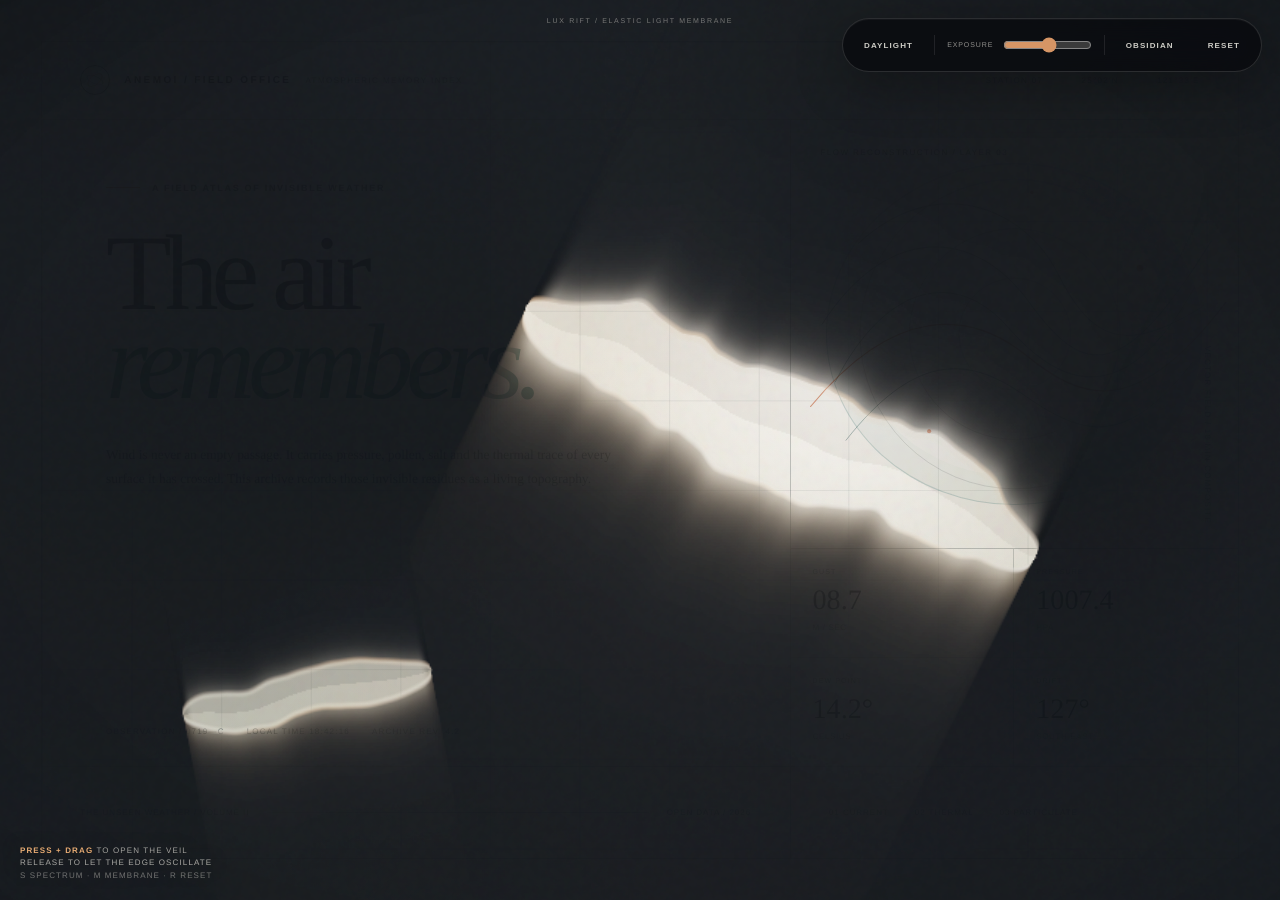
<file: index.html>
<!--
  Lux Rift
  Copyright (c) 2026 SlivenRed
  Released under the MIT License.
-->
<!doctype html>
<html lang="en">
<head>
<meta charset="utf-8" />
<meta name="viewport" content="width=device-width,initial-scale=1,viewport-fit=cover" />
<meta name="theme-color" content="#05070a" />
<meta name="description" content="An interactive WebGL experiment where an elastic obsidian membrane opens into dynamic area light, soft penumbra, and inertial motion." />
<meta name="author" content="SlivenRed" />
<meta name="license" content="MIT" />
<link rel="canonical" href="https://slivenred.github.io/lux-rift/" />
<meta property="og:type" content="website" />
<meta property="og:title" content="Lux Rift — Elastic Light Membrane" />
<meta property="og:description" content="Pull open an elastic obsidian membrane and reveal a living field of light." />
<meta property="og:url" content="https://slivenred.github.io/lux-rift/" />
<meta property="og:image" content="https://slivenred.github.io/lux-rift/assets/preview.svg" />
<meta name="twitter:card" content="summary_large_image" />
<meta name="twitter:title" content="Lux Rift — Elastic Light Membrane" />
<meta name="twitter:description" content="An interactive WebGL light experiment with soft penumbra and inertial motion." />
<meta name="twitter:image" content="https://slivenred.github.io/lux-rift/assets/preview.svg" />
<title>Lux Rift — Elastic Light Membrane</title>
<link rel="stylesheet" href="styles.css">
</head>
<body>
<div id="stage" aria-label="Interactive elastic light membrane. Press and drag anywhere to open a luminous rift; release to let the edge oscillate.">
  <main id="surface">
    <section class="frame">
      <header class="topbar">
        <div class="identity">
          <div class="mark" aria-hidden="true"></div>
          <div class="brand">ANEMOI / FIELD OFFICE</div>
          <div class="subbrand">ATMOSPHERIC MEMORY INDEX</div>
        </div>
        <div class="topmeta"><span>STATION 07</span><span>25°02′N</span><span>121°33′E</span></div>
      </header>

      <article class="hero">
        <div class="eyebrow">A field atlas of invisible weather</div>
        <h1>The air<br><em>remembers.</em></h1>
        <p class="lede">Wind is never an empty passage. It carries pressure, pollen, salt and the thermal trace of every surface it has crossed. This archive records those invisible residues as a living topography.</p>
        <div class="serial"><span>OBSERVATION / 0719—C</span><span>LOCAL TIME 18:42:16</span><span>ARCHIVE REV. 4.2</span></div>
      </article>

      <aside class="map" aria-label="Wind field readings">
        <div class="map-visual">
          <div class="map-label">FLOW RECONSTRUCTION / LAYER 03</div>
          <svg class="wind-svg" viewBox="0 0 520 520" aria-hidden="true">
            <circle class="ring" cx="260" cy="260" r="188"/><circle class="ring" cx="260" cy="260" r="128"/><circle class="ring" cx="260" cy="260" r="68"/>
            <path class="flow" d="M42 318 C103 198 189 180 252 252 S393 356 478 204"/>
            <path class="flow" d="M26 248 C104 126 211 129 278 222 S393 318 498 148"/>
            <path class="flow" d="M55 389 C136 286 200 285 268 332 S390 406 476 294"/>
            <path class="flow" d="M70 150 C163 63 271 105 312 186 S392 286 486 228"/>
            <path class="flow accent" d="M12 348 C114 224 206 231 274 286 S407 365 516 222"/>
            <g class="pulse">
              <circle class="dot" cx="412" cy="180" r="4"/>
              <circle class="dot" cx="156" cy="378" r="2.5"/>
              <circle class="dot" cx="281" cy="88" r="2"/>
            </g>
          </svg>
          <div class="map-index">VECTOR FIELD / 18 MIN COMPOSITE</div>
        </div>
        <div class="readings">
          <div class="reading"><span>GUST</span><strong>08.7</strong><small>M / SEC</small></div>
          <div class="reading"><span>PRESSURE</span><strong>1007.4</strong><small>HPA</small></div>
          <div class="reading"><span>DEW POINT</span><strong>14.2°</strong><small>CELSIUS</small></div>
          <div class="reading"><span>DRIFT</span><strong>127°</strong><small>SOUTH EAST</small></div>
        </div>
      </aside>

      <footer class="footer">
        <div class="footer-left"><span>THE UNSEEN WEATHER / VOLUME II</span><span class="line"></span><span>OPEN DATA / 2026</span></div>
        <div class="footer-right"><span>01 CURRENT</span><span>02 THERMAL</span><span>03 PARTICULATE</span></div>
      </footer>
    </section>
  </main>

  <canvas id="fx"></canvas>
  <div id="grain"></div>
  <div id="badge">LUX RIFT / ELASTIC LIGHT MEMBRANE</div>
  <div id="gesture"><strong>PRESS + DRAG</strong> TO OPEN THE VEIL<br>RELEASE TO LET THE EDGE OSCILLATE<br><span style="opacity:.62">S SPECTRUM · M MEMBRANE · R RESET</span></div>

  <div id="hud" aria-label="Light membrane controls">
    <button id="spectrum" type="button" aria-label="Change light spectrum">DAYLIGHT</button>
    <div class="exposure"><span>EXPOSURE</span><input id="exposure" aria-label="Exposure" type="range" min="70" max="190" value="132" step="1"></div>
    <button id="material" type="button" aria-label="Change membrane material">OBSIDIAN</button>
    <button id="reset" type="button" aria-label="Reset the rifts">RESET</button>
  </div>

  <div id="fallback"><p><strong>WebGL could not be initialized.</strong><br>Open this experiment in a modern browser with WebGL enabled.</p></div>
</div>
<script src="shaders.js"></script>
<script src="app.js"></script>
  <noscript><div style="position:fixed;inset:0;display:grid;place-items:center;padding:24px;background:#080b0f;color:#e7e0d4;font:14px/1.7 system-ui;text-align:center;z-index:99">Lux Rift requires JavaScript and WebGL.</div></noscript>
</body>
</html>
</file>
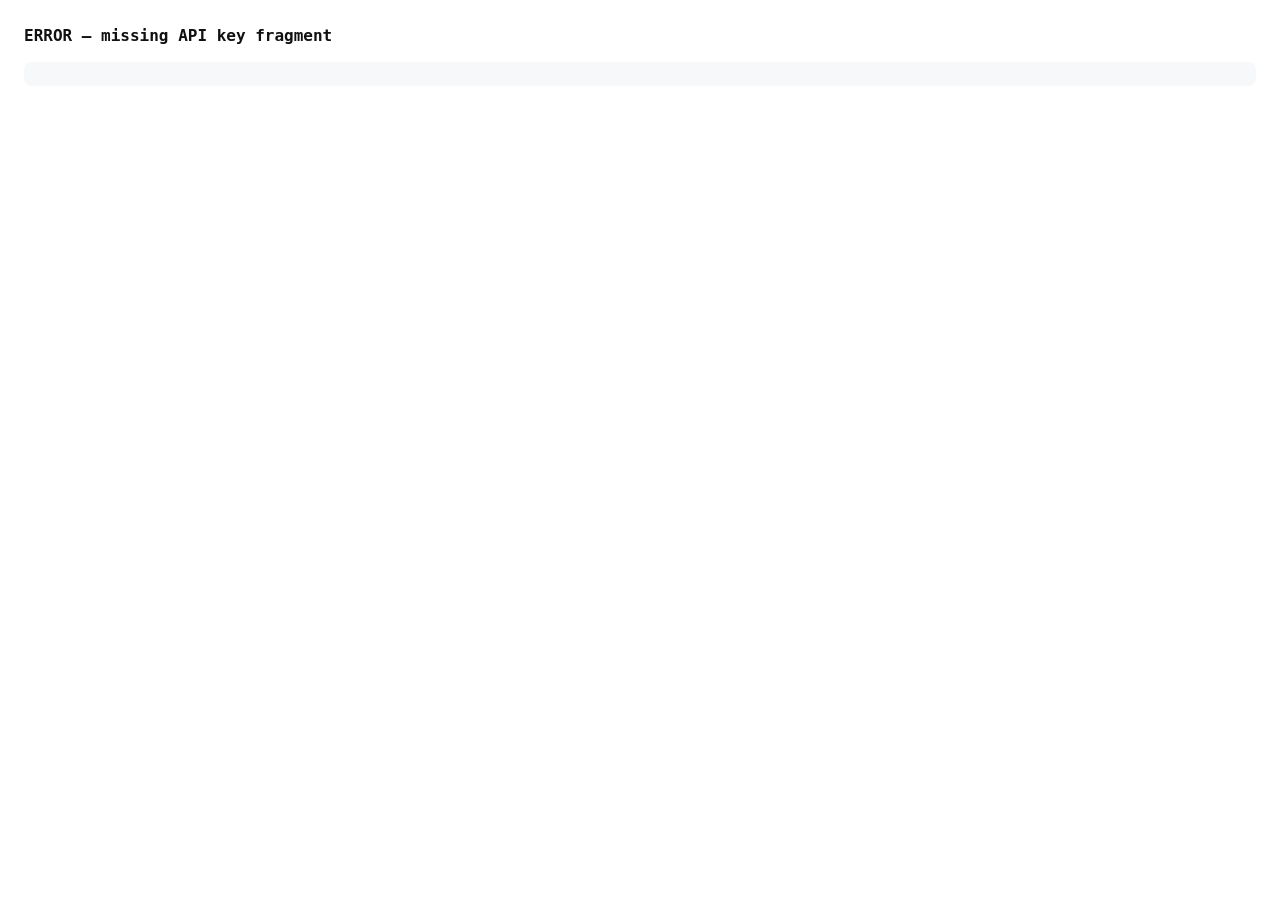
<file: tmp-ahrefs-check.html>
<!doctype html>
<html lang="zh-Hant">
<head>
  <meta charset="utf-8">
  <meta name="viewport" content="width=device-width,initial-scale=1">
  <meta name="robots" content="noindex,nofollow,noarchive">
  <title>Ahrefs DR verification running</title>
  <style>
    body{font:14px/1.5 ui-monospace,SFMono-Regular,Menlo,monospace;margin:24px;color:#111;background:#fff}
    table{border-collapse:collapse;width:100%;margin-top:18px}th,td{border:1px solid #ddd;padding:7px;text-align:left}th{background:#f5f5f5}pre{white-space:pre-wrap;overflow-wrap:anywhere;background:#f6f8fa;padding:12px;border-radius:8px}strong{font-size:16px}.muted{color:#666}
  </style>
</head>
<body>
  <strong id="status">Preparing…</strong>
  <div class="muted" id="progress"></div>
  <div id="table"></div>
  <pre id="json"></pre>
<script>
(() => {
  'use strict';
  const groups = {
    name: ['bruch','big-data','delizaur','yycode','bsl','node','data','model','field','item','attr','param','arg','ctx','prop','file','user','class','table','schema','column','route','task','event','service','package','module','repo','project','object','record','type','method','function','element','component','resource','namespace','database','collection','document','form','input','button','option','query','property','config','plugin','theme','template','controller','action','command','worker','queue','channel','topic','stream','socket','session','cookie','header'],
    host: ['request','url','location','origin','proxy','backend','socket','smtp','redis','database','db','server','client','target','source','remote','local','api','web','mail','ftp','ssh','pointer','savvy'],
    style: ['element','node','button','input','table','cell','default','hover','active','focus','link','page','body','text','header','footer','container','component','theme','global','main','app','layout'],
    email: ['user','contact','sender','recipient','account','customer','admin','support','billing','profile','member','owner','author','employee','client','reply','notification','service'],
    link: ['item','node','page','source','target','profile','user','external','internal','download','share','short','canonical','button','menu','footer','header','resource'],
    click: ['button','link','element','mouse','event','item','target','ad','menu','card','image','banner'],
    run: ['task','job','command','workflow','pipeline','model','script','test','build','deploy','server','client','app','agent','tool','batch','process','action'],
    page: ['current','next','previous','home','error','login','profile','result','search','landing','product','checkout','settings','admin','index','detail','category','archive','contact'],
    site: ['current','user','web','project','source','target','main','demo','test','preview','client','company','product','brand','portfolio'],
    date: ['created','updated','event','start','end','publish','release','due','birth','expiry','modified','order','invoice'],
    media: ['file','item','social','digital','source','user','profile','product','post','content','upload'],
    video: ['file','source','player','background','hero','product','demo','preview','intro','tutorial','upload','stream'],
    photo: ['profile','user','item','product','cover','author','team','event','gallery','upload'],
    network: ['node','service','config','local','private','public','social','user','server','client','docker','proxy'],
    support: ['tech','customer','user','client','product','app','service','billing','developer'],
    help: ['user','context','app','product','developer','admin','customer','online','quick'],
    review: ['code','pull','product','user','peer','security','design','content','annual'],
    report: ['audit','status','error','sales','traffic','security','monthly','annual','test','incident','analytics','performance'],
    guide: ['style','user','developer','setup','install','admin','brand','design','quick','api'],
    wiki: ['project','repo','team','developer','product','community','internal'],
    download: ['file','asset','report','media','image','video','data','export','backup','source','package','installer'],
    properties: ['german','english','application','local','gradle','server','database','jdbc','system','messages','config','logging','mail','hibernate','project','build','user','test','dev','prod','env','default','global','security','spring','maven','sonar','release'],
    zip: ['clientupdate','storageapi','source','sources','release','update','backup','archive','package','download','installer','setup','assets','images','data','database','logs','export','import','project','website','theme','plugin','sdk','api','docs','samples','config','media','resources','build','dist','public','static','frontend','backend','server','client','app','application','version','patch','hotfix','firmware'],
    mov: ['sample','video','output','render','preview','clip','intro','trailer','final','demo','export','master','source','project']
  };

  const candidates = [...new Set(Object.entries(groups).flatMap(([tld, labels]) => labels.map(label => `${label}.${tld}`)))];
  const $ = id => document.getElementById(id);
  const sleep = ms => new Promise(r => setTimeout(r, ms));
  const token = decodeURIComponent(location.hash.slice(1));
  history.replaceState(null, '', location.pathname + location.search);

  function setStatus(text, progress='') { $('status').textContent = text; $('progress').textContent = progress; }
  function render(payload) {
    window.__AHREFS_RESULTS__ = payload;
    const rows = payload.results || [];
    $('table').innerHTML = `<table><thead><tr><th>Domain</th><th>Ahrefs DR</th><th>RDAP</th><th>Verdict</th></tr></thead><tbody>${rows.map(r => `<tr><td>${r.domain}</td><td>${r.dr ?? ''}</td><td>${r.rdap}</td><td>${r.verdict}</td></tr>`).join('')}</tbody></table>`;
    $('json').textContent = JSON.stringify(payload, null, 2);
    setStatus(`DONE — ${rows.length} likely registrable domains checked by Ahrefs`, `Candidates: ${payload.candidates_checked}; RDAP likely available: ${payload.rdap_likely_available}; Ahrefs successes: ${payload.ahrefs_successes}`);
    document.title = `DONE ${rows.length} Ahrefs DR results`;
    document.body.dataset.done = 'true';
  }

  async function mapLimit(items, limit, worker, onProgress) {
    const results = new Array(items.length);
    let next = 0, done = 0;
    async function runner() {
      while (true) {
        const i = next++;
        if (i >= items.length) return;
        try { results[i] = await worker(items[i], i); }
        catch (e) { results[i] = { error: String(e) }; }
        done++;
        if (onProgress) onProgress(done, items.length);
      }
    }
    await Promise.all(Array.from({length: Math.min(limit, items.length)}, runner));
    return results;
  }

  async function checkRdap(domain) {
    for (let attempt = 0; attempt < 4; attempt++) {
      try {
        const res = await fetch(`https://rdap.org/domain/${domain}`, {cache:'no-store', redirect:'follow'});
        if (res.status === 404) return {domain, rdap:'likely-available', code:404};
        if (res.status === 200) return {domain, rdap:'registered', code:200};
        if (res.status === 429 || res.status >= 500) { await sleep(500 * (attempt + 1)); continue; }
        return {domain, rdap:`unknown-${res.status}`, code:res.status};
      } catch (e) {
        if (attempt === 3) return {domain, rdap:'network-error', code:0, error:String(e)};
        await sleep(400 * (attempt + 1));
      }
    }
  }

  async function checkAhrefs(domain, key) {
    for (let attempt = 0; attempt < 4; attempt++) {
      try {
        const url = `https://api.ahrefs.com/v3/public/domain-rating-free?target=${encodeURIComponent(domain)}&output=json`;
        const res = await fetch(url, {headers:{Accept:'application/json', Authorization:`Bearer ${key}`}, cache:'no-store'});
        const text = await res.text();
        if (res.status === 429 && attempt < 3) { await sleep(800 * Math.pow(2, attempt)); continue; }
        if (!res.ok) return {domain, ok:false, status:res.status, error:text.slice(0,300)};
        const data = JSON.parse(text);
        const raw = data && data.domain_rating && data.domain_rating.domain_rating;
        const dr = raw == null ? null : Number(raw);
        return {domain, ok:Number.isFinite(dr), status:res.status, dr, license:data?.domain_rating?.license || ''};
      } catch (e) {
        if (attempt === 3) return {domain, ok:false, status:0, error:String(e)};
        await sleep(500 * (attempt + 1));
      }
    }
  }

  async function main() {
    const saved = localStorage.getItem('tmp-ahrefs-results-v1');
    if (!token && saved) { render(JSON.parse(saved)); return; }
    if (!token) { setStatus('ERROR — missing API key fragment'); return; }

    setStatus('Validating Ahrefs API key…');
    const probe = await checkAhrefs('example.com', token);
    if (!probe.ok) {
      const payload = {error:'Ahrefs API validation failed', probe};
      $('json').textContent = JSON.stringify(payload, null, 2);
      setStatus('ERROR — Ahrefs API validation failed');
      document.title = 'ERROR Ahrefs API';
      return;
    }

    const rdap = await mapLimit(candidates, 10, async d => { const r = await checkRdap(d); await sleep(80); return r; }, (done,total) => setStatus('Checking current registration status…', `${done}/${total}`));
    const likely = rdap.filter(r => r && r.rdap === 'likely-available').map(r => r.domain);

    const ahrefs = await mapLimit(likely, 5, async d => { const r = await checkAhrefs(d, token); await sleep(120); return r; }, (done,total) => setStatus('Checking Domain Rating by Ahrefs…', `${done}/${total}`));
    const rdapMap = Object.fromEntries(rdap.map(r => [r.domain, r]));
    const successes = ahrefs.filter(r => r && r.ok);
    const results = successes.map(r => ({
      domain:r.domain,
      dr:r.dr,
      rdap:rdapMap[r.domain]?.rdap || 'unknown',
      verdict:r.dr >= 10 ? 'priority-check' : r.dr >= 5 ? 'manual-review' : r.dr > 0 ? 'low-priority' : 'skip',
      license:r.license
    })).sort((a,b) => b.dr - a.dr || a.domain.localeCompare(b.domain));

    const payload = {
      generated_at:new Date().toISOString(),
      attribution:'Domain Rating by Ahrefs',
      candidates_checked:candidates.length,
      rdap_likely_available:likely.length,
      ahrefs_successes:successes.length,
      results,
      rdap_unknown:rdap.filter(r => r && !['likely-available','registered'].includes(r.rdap)),
      ahrefs_errors:ahrefs.filter(r => r && !r.ok)
    };
    localStorage.setItem('tmp-ahrefs-results-v1', JSON.stringify(payload));
    render(payload);
  }

  main().catch(e => { setStatus('ERROR — unexpected failure'); $('json').textContent = String(e && e.stack || e); document.title='ERROR'; });
})();
</script>
</body>
</html>
</file>
<file: styles.css>
:root {
    color-scheme: light dark;
    --ink: #161a1d;
    --muted: #6b716e;
    --paper: #e9e5dc;
    --accent: #c65e35;
    --teal: #2e6f69;
  }
  * { box-sizing: border-box; }
  html, body { width: 100%; height: 100%; margin: 0; overflow: hidden; }
  body {
    background: #05070a;
    font-family: Inter, ui-sans-serif, -apple-system, BlinkMacSystemFont, "Segoe UI", Arial, sans-serif;
    -webkit-font-smoothing: antialiased;
    text-rendering: geometricPrecision;
  }
  button, input { font: inherit; }
  #stage {
    position: relative;
    width: 100%; height: 100%;
    overflow: hidden;
    isolation: isolate;
    cursor: crosshair;
    touch-action: none;
    background: #05070a;
  }
  #surface {
    position: absolute; inset: 0; z-index: 0;
    color: var(--ink);
    background:
      radial-gradient(circle at 67% 38%, rgba(255,255,255,.82), transparent 27%),
      radial-gradient(circle at 19% 84%, rgba(202,218,207,.46), transparent 25%),
      linear-gradient(145deg, #f1eee7 0%, #e7e2d7 47%, #d8d7ce 100%);
    overflow: hidden;
  }
  #surface::before {
    content: "";
    position: absolute; inset: -20%;
    pointer-events: none;
    opacity: .16;
    mix-blend-mode: multiply;
    background-image: url("data:image/svg+xml,%3Csvg viewBox='0 0 180 180' xmlns='http://www.w3.org/2000/svg'%3E%3Cfilter id='n'%3E%3CfeTurbulence type='fractalNoise' baseFrequency='.68' numOctaves='4' stitchTiles='stitch'/%3E%3C/filter%3E%3Crect width='100%25' height='100%25' filter='url(%23n)' opacity='.32'/%3E%3C/svg%3E");
    transform: rotate(.01deg);
  }
  .frame {
    position: absolute;
    inset: clamp(18px, 3.2vw, 52px);
    border: 1px solid rgba(31,43,45,.28);
    display: grid;
    grid-template-columns: minmax(0, 1.25fr) minmax(270px, .75fr);
    grid-template-rows: 78px minmax(0, 1fr) 92px;
    background:
      linear-gradient(90deg, rgba(32,54,52,.08) 1px, transparent 1px),
      linear-gradient(rgba(32,54,52,.07) 1px, transparent 1px);
    background-size: clamp(74px, 7vw, 108px) clamp(74px, 7vw, 108px);
  }
  .topbar {
    grid-column: 1 / -1;
    display: flex;
    align-items: center;
    justify-content: space-between;
    padding: 0 clamp(22px, 3vw, 44px);
    border-bottom: 1px solid rgba(31,43,45,.24);
    position: relative;
  }
  .identity { display: flex; align-items: center; gap: 14px; min-width: 0; }
  .mark {
    width: 30px; height: 30px; border: 1px solid rgba(22,26,29,.7);
    border-radius: 50%; position: relative; flex: 0 0 auto;
  }
  .mark::before, .mark::after {
    content: ""; position: absolute; inset: 5px; border-radius: 50%;
    border: 1px solid rgba(46,111,105,.75);
    transform: rotate(23deg) scaleY(.42);
  }
  .mark::after { transform: rotate(-39deg) scaleY(.52); border-color: rgba(198,94,53,.72); }
  .brand { font-size: 10px; font-weight: 760; letter-spacing: .24em; white-space: nowrap; }
  .subbrand { font-size: 8px; color: var(--muted); letter-spacing: .18em; white-space: nowrap; }
  .topmeta { display: flex; gap: clamp(18px, 3vw, 44px); font-size: 8px; color: #5d6663; letter-spacing: .16em; }
  .hero {
    grid-column: 1;
    grid-row: 2;
    padding: clamp(44px, 7vh, 86px) clamp(28px, 5vw, 72px) 34px;
    position: relative;
    overflow: hidden;
  }
  .eyebrow {
    display: flex; align-items: center; gap: 12px;
    color: #4f5e5b; font-size: 9px; font-weight: 650; letter-spacing: .19em;
    text-transform: uppercase;
  }
  .eyebrow::before { content: ""; width: 34px; height: 1px; background: rgba(198,94,53,.74); }
  h1 {
    margin: clamp(26px, 4vh, 44px) 0 0;
    max-width: 780px;
    font-family: Georgia, "Times New Roman", serif;
    font-size: clamp(58px, 8.4vw, 132px);
    font-weight: 400;
    line-height: .83;
    letter-spacing: -.065em;
  }
  h1 em { font-weight: 400; color: var(--teal); }
  .lede {
    margin: clamp(26px, 4vh, 46px) 0 0;
    max-width: 510px;
    color: #4d5653;
    font: 400 clamp(13px, 1.05vw, 16px)/1.72 Georgia, "Times New Roman", serif;
  }
  .serial {
    position: absolute; left: clamp(28px, 5vw, 72px); bottom: 30px;
    font-size: 8px; color: #66706d; letter-spacing: .15em;
    display: flex; gap: 22px;
  }
  .map {
    grid-column: 2;
    grid-row: 2;
    border-left: 1px solid rgba(31,43,45,.24);
    display: grid;
    grid-template-rows: minmax(250px, 1fr) auto;
    min-width: 0;
    position: relative;
  }
  .map-visual { position: relative; overflow: hidden; min-height: 280px; }
  .map-visual::before {
    content: ""; position: absolute; inset: 10% 8%; border-radius: 50%;
    border: 1px solid rgba(46,111,105,.24);
    box-shadow: inset 0 0 0 28px rgba(46,111,105,.025), inset 0 0 0 72px rgba(46,111,105,.018);
  }
  .wind-svg { position: absolute; inset: 0; width: 100%; height: 100%; overflow: visible; }
  .wind-svg path, .wind-svg circle { vector-effect: non-scaling-stroke; }
  .wind-svg .flow { fill: none; stroke: rgba(43,86,83,.54); stroke-width: .7; stroke-linecap: round; }
  .wind-svg .flow.accent { stroke: rgba(198,94,53,.62); stroke-width: 1.15; }
  .wind-svg .ring { fill: none; stroke: rgba(22,26,29,.18); stroke-width: .65; }
  .wind-svg .dot { fill: rgba(198,94,53,.78); }
  .wind-svg .pulse { transform-origin: 50% 50%; animation: orbit 24s linear infinite; }
  @keyframes orbit { to { transform: rotate(360deg); } }
  .map-label {
    position: absolute; top: 28px; left: 30px;
    color: #58615e; font-size: 8px; letter-spacing: .18em;
  }
  .map-index {
    position: absolute; right: 26px; bottom: 24px;
    writing-mode: vertical-rl;
    color: #68716e; font-size: 8px; letter-spacing: .15em;
  }
  .readings {
    display: grid; grid-template-columns: repeat(2, minmax(0,1fr));
    border-top: 1px solid rgba(31,43,45,.24);
  }
  .reading { padding: 20px 22px 22px; border-right: 1px solid rgba(31,43,45,.20); }
  .reading:nth-child(2n) { border-right: 0; }
  .reading:nth-child(n+3) { border-top: 1px solid rgba(31,43,45,.18); }
  .reading span { display: block; font-size: 7px; color: #6d7572; letter-spacing: .16em; }
  .reading strong { display: block; margin-top: 9px; font-family: Georgia, serif; font-size: clamp(20px, 2.2vw, 34px); font-weight: 400; }
  .reading small { color: #7c817f; font-size: 8px; letter-spacing: .08em; }
  .footer {
    grid-column: 1 / -1;
    grid-row: 3;
    display: grid; grid-template-columns: 1.25fr .75fr;
    border-top: 1px solid rgba(31,43,45,.24);
    font-size: 8px; color: #5b6561; letter-spacing: .12em;
  }
  .footer-left, .footer-right { display: flex; align-items: center; padding: 0 clamp(22px, 3vw, 44px); }
  .footer-left { justify-content: space-between; }
  .footer-right { border-left: 1px solid rgba(31,43,45,.24); gap: 26px; }
  .footer .line { height: 1px; flex: 1; background: rgba(31,43,45,.25); margin: 0 18px; }

  #fx {
    position: absolute; inset: 0; z-index: 3;
    width: 100%; height: 100%; display: block;
    pointer-events: none;
  }
  #grain {
    position: absolute; inset: -25%; z-index: 4; pointer-events: none;
    opacity: .055; mix-blend-mode: soft-light;
    background-image: url("data:image/svg+xml,%3Csvg viewBox='0 0 180 180' xmlns='http://www.w3.org/2000/svg'%3E%3Cfilter id='n'%3E%3CfeTurbulence type='fractalNoise' baseFrequency='.86' numOctaves='4' stitchTiles='stitch'/%3E%3C/filter%3E%3Crect width='100%25' height='100%25' filter='url(%23n)' opacity='.74'/%3E%3C/svg%3E");
    animation: grain 9s steps(8) infinite;
  }
  @keyframes grain {
    0% { transform: translate(-2%,-1%); } 20% { transform: translate(2%,1%); }
    40% { transform: translate(-1%,2%); } 60% { transform: translate(1%,-2%); }
    80% { transform: translate(3%,1%); } 100% { transform: translate(-2%,-1%); }
  }
  #hud {
    position: absolute; z-index: 7; top: max(18px, env(safe-area-inset-top)); right: max(18px, env(safe-area-inset-right));
    width: min(420px, calc(100vw - 36px));
    display: flex; align-items: center; gap: 8px;
    padding: 8px;
    color: rgba(241,238,230,.85);
    background: rgba(7,9,13,.74);
    border: 1px solid rgba(241,238,230,.14);
    box-shadow: 0 14px 50px rgba(0,0,0,.28), inset 0 1px rgba(255,255,255,.035);
    backdrop-filter: blur(18px) saturate(115%);
    -webkit-backdrop-filter: blur(18px) saturate(115%);
    border-radius: 999px;
    cursor: default;
  }
  #hud button {
    appearance: none; border: 0; color: inherit; background: transparent;
    min-height: 36px; padding: 0 13px; border-radius: 999px;
    font-size: 8px; font-weight: 700; letter-spacing: .14em;
    cursor: pointer; white-space: nowrap;
  }
  #hud button:hover, #hud button:focus-visible { background: rgba(255,255,255,.08); outline: none; }
  .exposure {
    display: flex; align-items: center; gap: 8px; flex: 1;
    min-width: 124px; padding: 0 10px 0 12px;
    border-left: 1px solid rgba(255,255,255,.09);
    border-right: 1px solid rgba(255,255,255,.09);
  }
  .exposure span { font-size: 7px; letter-spacing: .13em; color: rgba(241,238,230,.58); }
  #exposure { width: 100%; accent-color: #d69565; }
  #gesture {
    position: absolute; z-index: 7; left: max(20px, env(safe-area-inset-left)); bottom: max(18px, env(safe-area-inset-bottom));
    color: rgba(245,241,232,.66);
    font-size: 8px; letter-spacing: .14em; line-height: 1.55;
    text-transform: uppercase;
    pointer-events: none;
    text-shadow: 0 1px 18px rgba(0,0,0,.65);
  }
  #gesture strong { color: rgba(255,190,128,.92); font-weight: 700; }
  #badge {
    position: absolute; z-index: 7; left: 50%; top: 18px; transform: translateX(-50%);
    color: rgba(245,241,232,.42); font-size: 7px; letter-spacing: .24em;
    text-transform: uppercase; pointer-events: none;
  }
  #fallback {
    display: none; position: absolute; z-index: 10; inset: 0; place-items: center;
    color: #e7e0d4; background: #080b0f; text-align: center; padding: 24px;
    font: 13px/1.7 ui-sans-serif, system-ui, sans-serif;
  }
  #fallback strong { color: #efad76; }
  @media (max-width: 800px) {
    .frame { inset: 14px; grid-template-columns: 1fr; grid-template-rows: 62px minmax(0, 1fr) 206px 54px; }
    .topbar { padding: 0 18px; }
    .subbrand, .topmeta span:nth-child(2), .topmeta span:nth-child(3) { display: none; }
    .hero { grid-column: 1; grid-row: 2; padding: 42px 22px 22px; }
    h1 { font-size: clamp(53px, 16vw, 74px); line-height: .84; max-width: 95%; }
    .lede { font-size: 12px; max-width: 84%; line-height: 1.6; margin-top: 24px; }
    .serial { display: none; }
    .map { grid-column: 1; grid-row: 3; grid-template-columns: 1fr 1.08fr; grid-template-rows: 1fr; border-left: 0; border-top: 1px solid rgba(31,43,45,.24); }
    .map-visual { min-height: 0; }
    .readings { grid-template-columns: repeat(2,1fr); border-top: 0; border-left: 1px solid rgba(31,43,45,.24); }
    .reading { padding: 12px 13px; }
    .reading strong { font-size: 18px; margin-top: 5px; }
    .reading span { font-size: 6px; }
    .reading small { font-size: 6px; }
    .footer { grid-row: 4; grid-template-columns: 1fr; }
    .footer-left { padding: 0 18px; }
    .footer-right { display: none; }
    #hud { top: auto; bottom: max(18px, env(safe-area-inset-bottom)); right: 14px; left: 14px; width: auto; }
    #hud button { padding: 0 10px; font-size: 7px; }
    .exposure { min-width: 92px; padding: 0 8px; }
    #gesture { left: 22px; bottom: 76px; max-width: 210px; font-size: 7px; }
    #badge { top: 8px; font-size: 6px; }
  }
  @media (prefers-reduced-motion: reduce) {
    #grain, .wind-svg .pulse { animation: none; }
  }
</file>
